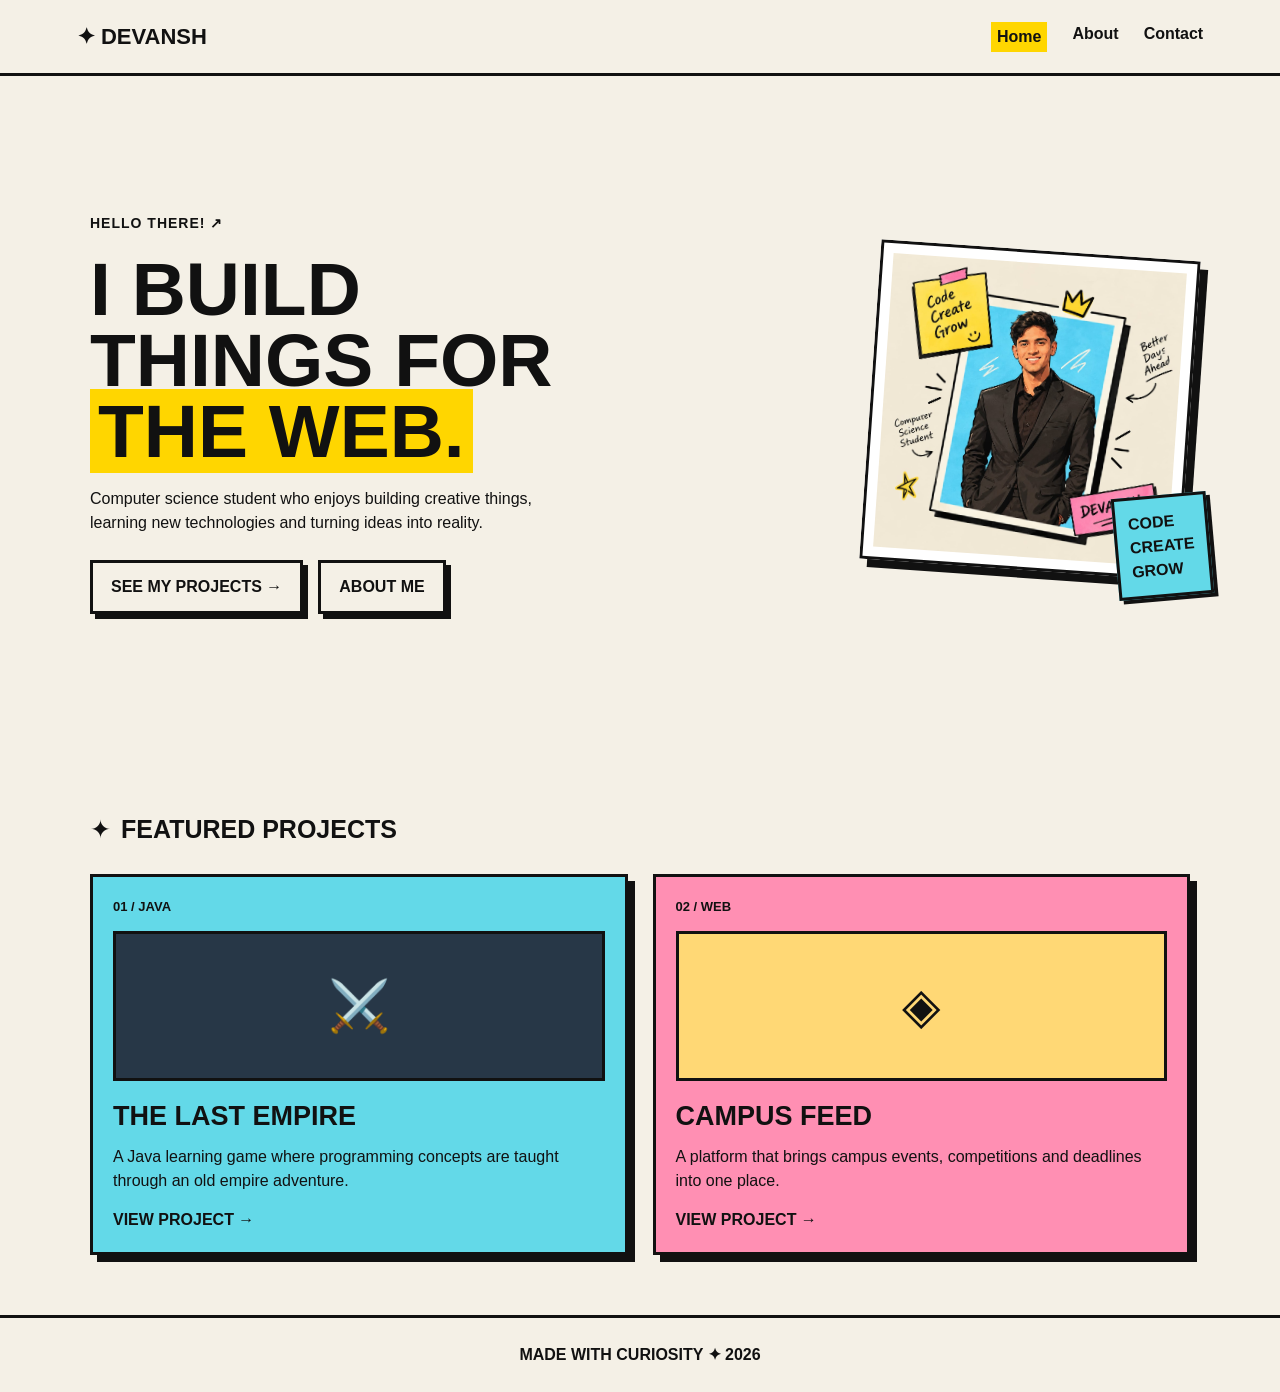
<file: index.html>
<!DOCTYPE html>
<html lang="en">

<head>
    <meta charset="UTF-8">
    <meta name="viewport" content="width=device-width, initial-scale=1.0">

    <title>Devansh | Portfolio</title>

    <link rel="stylesheet" href="style.css">
</head>

<body>
    <nav class="navbar">
        <a href="index.html" class="logo">✦ DEVANSH</a>

        <div class="nav-links">
            <a href="index.html" class="active">Home</a>
            <a href="about.html">About</a>
            <a href="contact.html">Contact</a>
        </div>
    </nav>

    <main>

        <section class="hero">

            <div class="hero-text">

                <p class="small-text">
                    HELLO THERE! ↗
                </p>

                <h1>
                    I BUILD<br>
                    THINGS FOR<br>
                    <span>THE WEB.</span>
                </h1>

                <p class="description">
                    Computer science student who enjoys
                    building creative things, learning new
                    technologies and turning ideas into reality.
                </p>

                <div class="buttons">

                    <a href="#projects" class="button yellow">
                        SEE MY PROJECTS →
                    </a>

                    <a href="about.html" class="button">
                        ABOUT ME
                    </a>

                </div>

            </div>


            <!-- HERO IMAGE -->

            <div class="hero-picture">

                <img src="images/me.jpeg" alt="Devansh">

                <div class="note">
                    CODE<br>
                    CREATE<br>
                    GROW
                </div>

            </div>

        </section>


        <!-- PROJECTS -->

        <section class="projects" id="projects">

            <div class="section-heading">
                <span>✦</span>
                <h2>FEATURED PROJECTS</h2>
            </div>


            <div class="project-container">

                <!-- PROJECT 1 -->

                <div class="project-card blue">

                    <p class="number">01 / JAVA</p>

                    <div class="project-image empire">
                        ⚔️
                    </div>

                    <h3>THE LAST EMPIRE</h3>

                    <p>
                        A Java learning game where programming
                        concepts are taught through an old empire
                        adventure.
                    </p>

                    <a href="#">
                        VIEW PROJECT →
                    </a>

                </div>


                <!-- PROJECT 2 -->

                <div class="project-card pink">

                    <p class="number">02 / WEB</p>

                    <div class="project-image campus">
                        ◈
                    </div>

                    <h3>CAMPUS FEED</h3>

                    <p>
                        A platform that brings campus events,
                        competitions and deadlines into one place.
                    </p>

                    <a href="#">
                        VIEW PROJECT →
                    </a>
                </div>
            </div>
        </section>
    </main>
    <footer>
        MADE WITH CURIOSITY ✦ 2026
    </footer>
    <script src="script.js"></script>
</body>
</html>
</file>
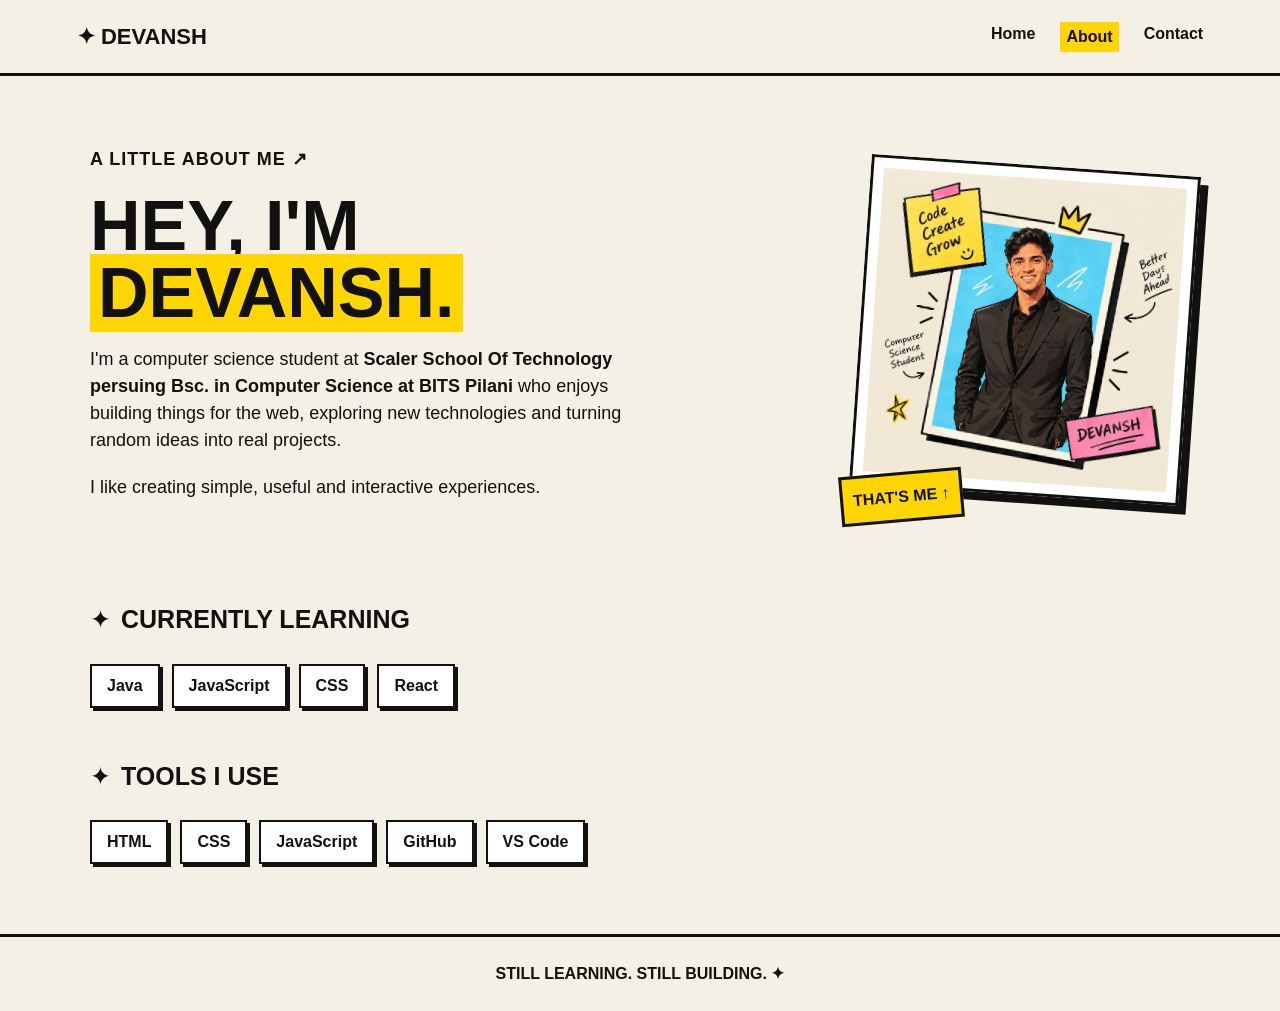
<file: about.html>
<!DOCTYPE html>
<html lang="en">

<head>

    <meta charset="UTF-8">

    <meta name="viewport"
          content="width=device-width, initial-scale=1.0">

    <title>About | Devansh</title>

    <link rel="stylesheet" href="style.css">

</head>

<body>

    <!-- NAVBAR -->

    <nav class="navbar">

        <a href="index.html" class="logo">
            ✦ DEVANSH
        </a>

        <div class="nav-links">

            <a href="index.html">
                Home
            </a>

            <a href="about.html" class="active">
                About
            </a>

            <a href="contact.html">
                Contact
            </a>

        </div>

    </nav>


    <!-- ABOUT -->

    <main class="about-page">

        <section class="about-section">

            <div class="about-text">

                <p class="small-text">
                    A LITTLE ABOUT ME ↗
                </p>

                <h1>
                    HEY, I'M<br>
                    <span>DEVANSH.</span>
                </h1>

                <p>
                    I'm a computer science student at <strong >Scaler School Of Technology persuing Bsc. in Computer Science at BITS Pilani</strong> who enjoys
                    building things for the web, exploring
                    new technologies and turning random ideas
                    into real projects.
                </p>

                <p>
                    I like creating simple, useful and
                    interactive experiences.
                </p>

            </div>


            <!-- PHOTO -->

            <div class="about-picture">

                <img src="images/me.jpeg" alt="Devansh">

                <div class="photo-note">
                    THAT'S ME ↑
                </div>

            </div>

        </section>


        <!-- LEARNING -->

        <section class="skills">

            <div class="section-heading">

                <span>✦</span>

                <h2>
                    CURRENTLY LEARNING
                </h2>

            </div>


            <div class="tags">

                <span>Java</span>

                <span>JavaScript</span>

                <span>CSS</span>

                <span>React</span>

            </div>


            <div class="section-heading tools-heading">

                <span>✦</span>

                <h2>
                    TOOLS I USE
                </h2>

            </div>


            <div class="tags">

                <span>HTML</span>

                <span>CSS</span>

                <span>JavaScript</span>

                <span>GitHub</span>

                <span>VS Code</span>

            </div>

        </section>

    </main>


    <footer>
        STILL LEARNING. STILL BUILDING. ✦
    </footer>


    <script src="script.js"></script>

</body>
</html>
</file>
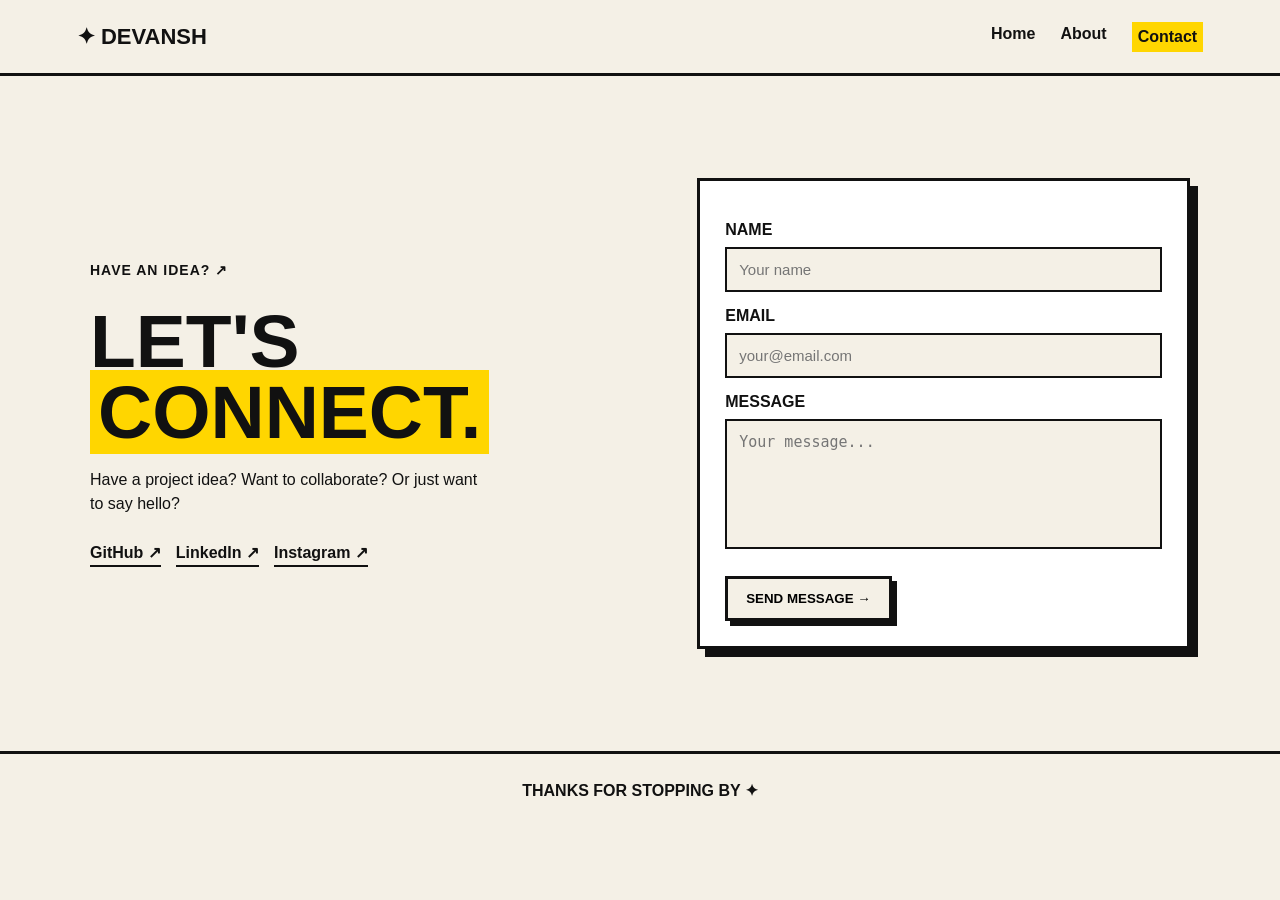
<file: contact.html>
<!DOCTYPE html>
<html lang="en">

<head>

    <meta charset="UTF-8">

    <meta name="viewport"
          content="width=device-width, initial-scale=1.0">

    <title>Contact | Devansh</title>

    <link rel="stylesheet" href="style.css">

</head>

<body>

    <!-- NAVBAR -->

    <nav class="navbar">

        <a href="index.html" class="logo">
            ✦ DEVANSH
        </a>

        <div class="nav-links">

            <a href="index.html">
                Home
            </a>

            <a href="about.html">
                About
            </a>

            <a href="contact.html" class="active">
                Contact
            </a>

        </div>

    </nav>


    <!-- CONTACT -->

    <main class="contact-page">

        <section class="contact-intro">

            <p class="small-text">
                HAVE AN IDEA? ↗
            </p>

            <h1>
                LET'S<br>
                <span>CONNECT.</span>
            </h1>

            <p>
                Have a project idea?
                Want to collaborate?
                Or just want to say hello?
            </p>


            <div class="social-links">

                <a href="#">
                    GitHub ↗
                </a>

                <a href="#">
                    LinkedIn ↗
                </a>

                <a href="#">
                    Instagram ↗
                </a>

            </div>

        </section>


        <!-- FORM -->

        <form id="contactForm" class="contact-form">

            <label>
                NAME
            </label>

            <input
                type="text"
                placeholder="Your name"
                required
            >


            <label>
                EMAIL
            </label>

            <input
                type="email"
                placeholder="your@email.com"
                required
            >


            <label>
                MESSAGE
            </label>

            <textarea
                placeholder="Your message..."
                required
            ></textarea>


            <button
                type="submit"
                class="button yellow"
            >
                SEND MESSAGE →
            </button>

        </form>

    </main>


    <footer>
        THANKS FOR STOPPING BY ✦
    </footer>


    <script src="script.js"></script>

</body>
</html>
</file>
<file: style.css>
* {
    margin: 0;
    padding: 0;
    box-sizing: border-box;
}

body {
    background: #f4f0e6;
    color: #111;

    font-family: Arial, sans-serif;

    line-height: 1.5;
}

a {
    color: #111;
    text-decoration: none;
}


/* =====================
   NAVBAR
===================== */

.navbar {
    padding: 20px 6%;

    display: flex;
    justify-content: space-between;
    align-items: center;

    border-bottom: 3px solid #111;
}

.logo {
    font-size: 22px;
    font-weight: bold;
}

.nav-links {
    display: flex;
    gap: 25px;
}

.nav-links a {
    font-weight: bold;
}

.nav-links a:hover,
.nav-links .active {
    background: #ffd600;
    padding: 3px 6px;
}


/* =====================
   GENERAL
===================== */

main {
    width: 88%;
    max-width: 1100px;
    margin: auto;
}

.small-text {
    font-size: 14px;
    font-weight: bold;
    letter-spacing: 1px;
}

.description {
    max-width: 500px;
    margin-bottom: 25px;
}


/* =====================
   HOME
===================== */

.hero {
    min-height: 75vh;

    display: flex;
    align-items: center;
    justify-content: space-between;

    gap: 50px;
}

.hero-text {
    width: 55%;
}

.hero h1 {
    font-size: 75px;
    line-height: 0.95;

    margin: 20px 0;
}

.hero h1 span {
    background: #ffd600;
    padding: 0 8px;
}


/* =====================
   BUTTON
===================== */

.buttons {
    display: flex;
    gap: 15px;
}

.button {
    display: inline-block;

    padding: 12px 18px;

    border: 3px solid #111;

    background: #f4f0e6;

    font-weight: bold;

    box-shadow: 5px 5px #111;

    cursor: pointer;
}

.button:hover {
    box-shadow: 2px 2px #111;
}


/* =====================
   HERO PICTURE
===================== */

.hero-picture {
    width: 320px;

    position: relative;
}

.hero-picture img {
    width: 100%;

    padding: 10px;

    background: white;

    border: 3px solid #111;

    box-shadow: 8px 8px #111;

    transform: rotate(4deg);
}

.note {
    position: absolute;

    right: -20px;
    bottom: -20px;

    background: #63d9e8;

    padding: 12px;

    border: 3px solid #111;

    box-shadow: 4px 4px #111;

    font-weight: bold;

    transform: rotate(-5deg);
}


/* =====================
   PROJECTS
===================== */

.projects {
    padding: 60px 0;
}

.section-heading {
    display: flex;
    align-items: center;

    gap: 10px;

    margin-bottom: 25px;
}

.section-heading span {
    font-size: 25px;
}

.section-heading h2 {
    font-size: 25px;
}

.project-container {
    display: flex;
    gap: 25px;
}

.project-card {
    flex: 1;

    padding: 20px;

    border: 3px solid #111;

    box-shadow: 7px 7px #111;
}

.blue {
    background: #63d9e8;
}

.pink {
    background: #ff8fb3;
}

.number {
    font-size: 13px;
    font-weight: bold;
}

.project-image {
    height: 150px;

    margin: 15px 0;

    display: flex;
    justify-content: center;
    align-items: center;

    border: 3px solid #111;

    font-size: 50px;
}

.empire {
    background: #273747;
}

.campus {
    background: #ffd875;
}

.project-card h3 {
    font-size: 27px;

    margin-bottom: 8px;
}

.project-card a {
    display: inline-block;

    margin-top: 15px;

    font-weight: bold;
}


/* =====================
   ABOUT
===================== */

.about-page {
    padding: 70px 0;
}

.about-section {
    display: flex;

    justify-content: space-between;
    align-items: center;

    gap: 60px;
}

.about-text {
    width: 55%;
}

.about-text h1 {
    font-size: 70px;

    line-height: 0.95;

    margin: 20px 0;
}

.about-text h1 span {
    background: #ffd600;
    padding: 0 8px;
}

.about-text p {
    max-width: 550px;

    font-size: 18px;

    margin-bottom: 20px;
}

.about-picture {
    width: 330px;

    position: relative;
}

.about-picture img {
    width: 100%;

    padding: 10px;

    background: white;

    border: 3px solid #111;

    box-shadow: 8px 8px #111;

    transform: rotate(4deg);
}

.photo-note {
    position: absolute;

    left: -20px;
    bottom: -20px;

    padding: 10px;

    background: #ffd600;

    border: 3px solid #111;

    font-weight: bold;

    transform: rotate(-5deg);
}


/* =====================
   SKILLS
===================== */

.skills {
    margin-top: 80px;
}

.tags {
    display: flex;

    flex-wrap: wrap;

    gap: 12px;
}

.tags span {
    padding: 8px 15px;

    background: white;

    border: 2px solid #111;

    box-shadow: 3px 3px #111;

    font-weight: bold;
}

.tools-heading {
    margin-top: 50px;
}


/* =====================
   CONTACT
===================== */

.contact-page {
    min-height: 75vh;

    display: flex;

    align-items: center;

    justify-content: space-between;

    gap: 60px;
}

.contact-intro {
    width: 50%;
}

.contact-intro h1 {
    font-size: 75px;

    line-height: 0.95;

    margin: 20px 0;
}

.contact-intro h1 span {
    background: #ffd600;

    padding: 0 8px;
}

.contact-intro p {
    max-width: 400px;

    margin-bottom: 25px;
}

.social-links {
    display: flex;

    gap: 15px;

    flex-wrap: wrap;
}

.social-links a {
    font-weight: bold;

    border-bottom: 2px solid #111;
}


/* =====================
   CONTACT FORM
===================== */

.contact-form {
    width: 45%;

    padding: 25px;

    background: white;

    border: 3px solid #111;

    box-shadow: 8px 8px #111;
}

.contact-form label {
    display: block;

    margin-top: 12px;

    font-weight: bold;
}

.contact-form input,
.contact-form textarea {
    width: 100%;

    padding: 12px;

    margin-top: 5px;

    border: 2px solid #111;

    background: #f4f0e6;

    font-size: 15px;
}

.contact-form textarea {
    height: 130px;

    resize: none;
}

.contact-form button {
    margin-top: 20px;
}


/* =====================
   FOOTER
===================== */

footer {
    padding: 25px;

    text-align: center;

    border-top: 3px solid #111;

    font-weight: bold;
}


/* =====================
   MOBILE
===================== */

@media (max-width: 700px) {

    .navbar {
        flex-direction: column;

        gap: 15px;
    }

    .hero {
        flex-direction: column;

        padding: 60px 0;
    }

    .hero-text {
        width: 100%;
    }

    .hero h1 {
        font-size: 50px;
    }

    .hero-picture {
        width: 280px;
    }

    .project-container {
        flex-direction: column;
    }

    .about-section {
        flex-direction: column;
    }

    .about-text {
        width: 100%;
    }

    .about-text h1 {
        font-size: 50px;
    }

    .about-picture {
        width: 280px;
    }

    .contact-page {
        flex-direction: column;

        padding: 60px 0;
    }

    .contact-intro {
        width: 100%;
    }

    .contact-intro h1 {
        font-size: 55px;
    }

    .contact-form {
        width: 100%;
    }

}
</file>
